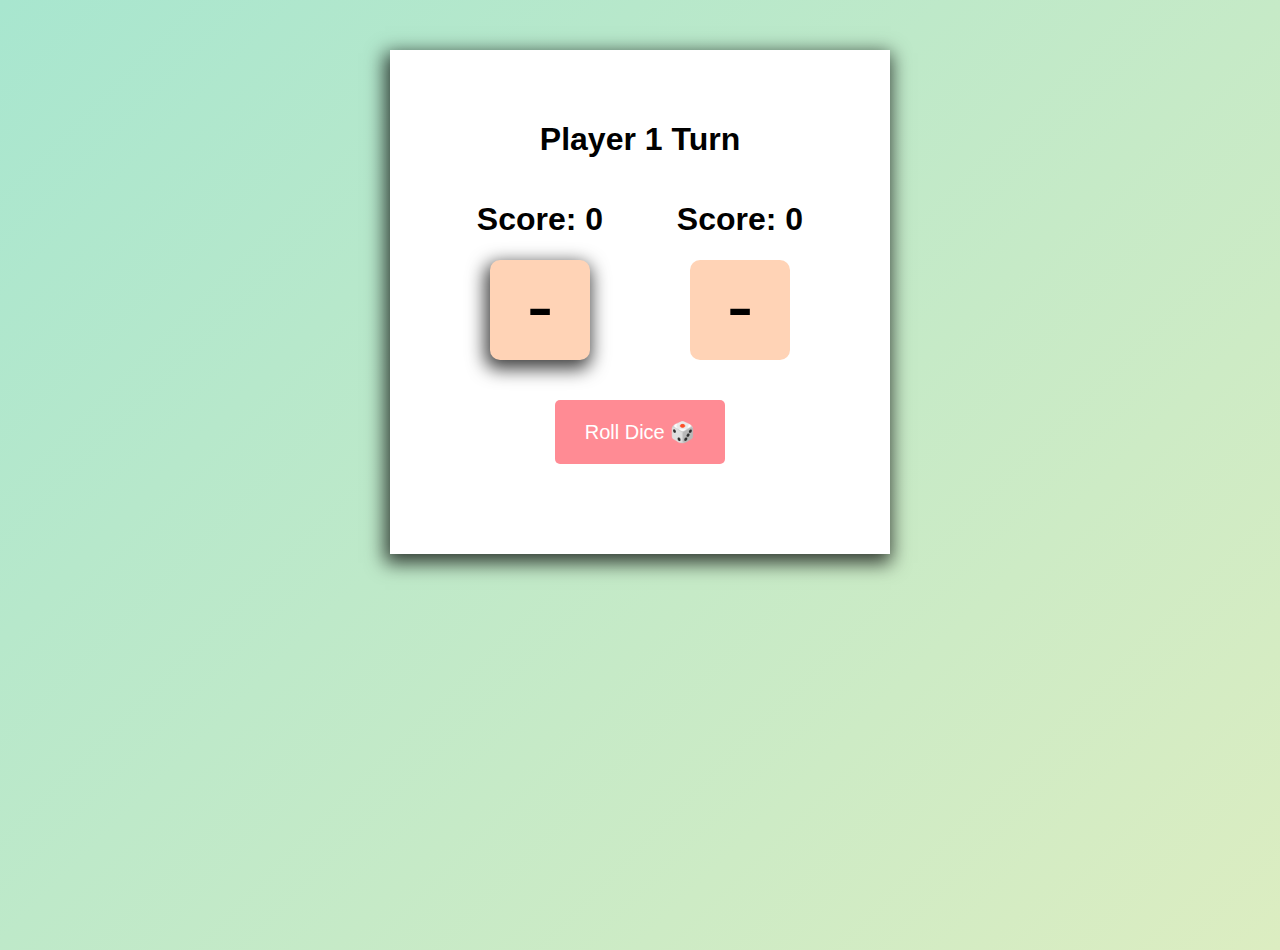
<file: Dice Game/index.html>
<html>
    <head>
        <link rel="stylesheet" href="style.css">
        <title>Dice Game</title>
    </head>
    <body>
        <div class="container">
            <h1 id="message">Player 1 Turn</h1>
            <div class="players">
                <div id="player1">
                    <h1>Score: 
                        <span id="player1Scoreboard">0</span>
                    </h1>
                    <div id="player1Dice" class="dice active">-</div>
                </div>
                <div id="player2">
                    <h1>Score: 
                        <span id="player2Scoreboard">0</span>
                    </h1>
                    <div id="player2Dice" class="dice">-</div>
                </div>
            </div>

            <button id="rollBtn">Roll Dice 🎲</button>
            <button id="resetBtn">Reset Game 🔁</button>
        </div>
        <script src="script.js"></script>
    </body>
</html>
</file>
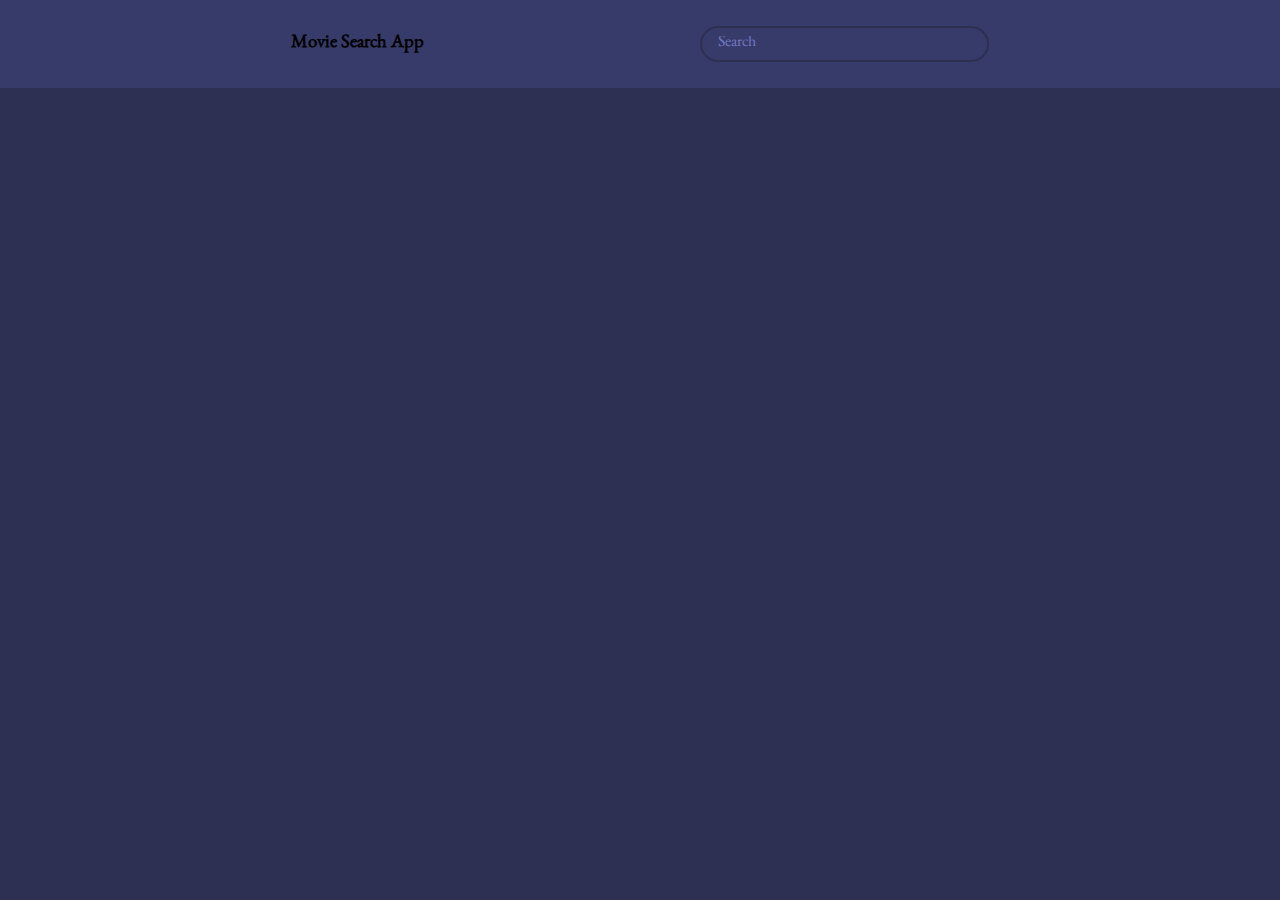
<file: Movie Search app/index.html>
<!DOCTYPE html>
<html lang="en">
  <head>
    <meta charset="UTF-8" />
    <meta http-equiv="X-UA-Compatible" content="IE=edge" />
    <meta name="viewport" content="width=device-width, initial-scale=1.0" />
    <title>Movie Search App</title>

    <!-- Custom CSS -->
    <link rel="stylesheet" href="style.css">
  </head>
  <body>
    <header>
      <h3 class="logo">Movie Search App</h3>
      <form id="form">
        <input type="text" placeholder="Search" id="search" class="search" />
      </form>
    </header>

    <main id="main"></main>
    <h1 hidden id="recommendations-header" style="text-align: center">
      Recommendations based on search results
    </h1>
    <div id="recommendations"></div>


    <!-- Custom Script -->
    <script src="./script.js"></script>
  </body>
</html>
</file>
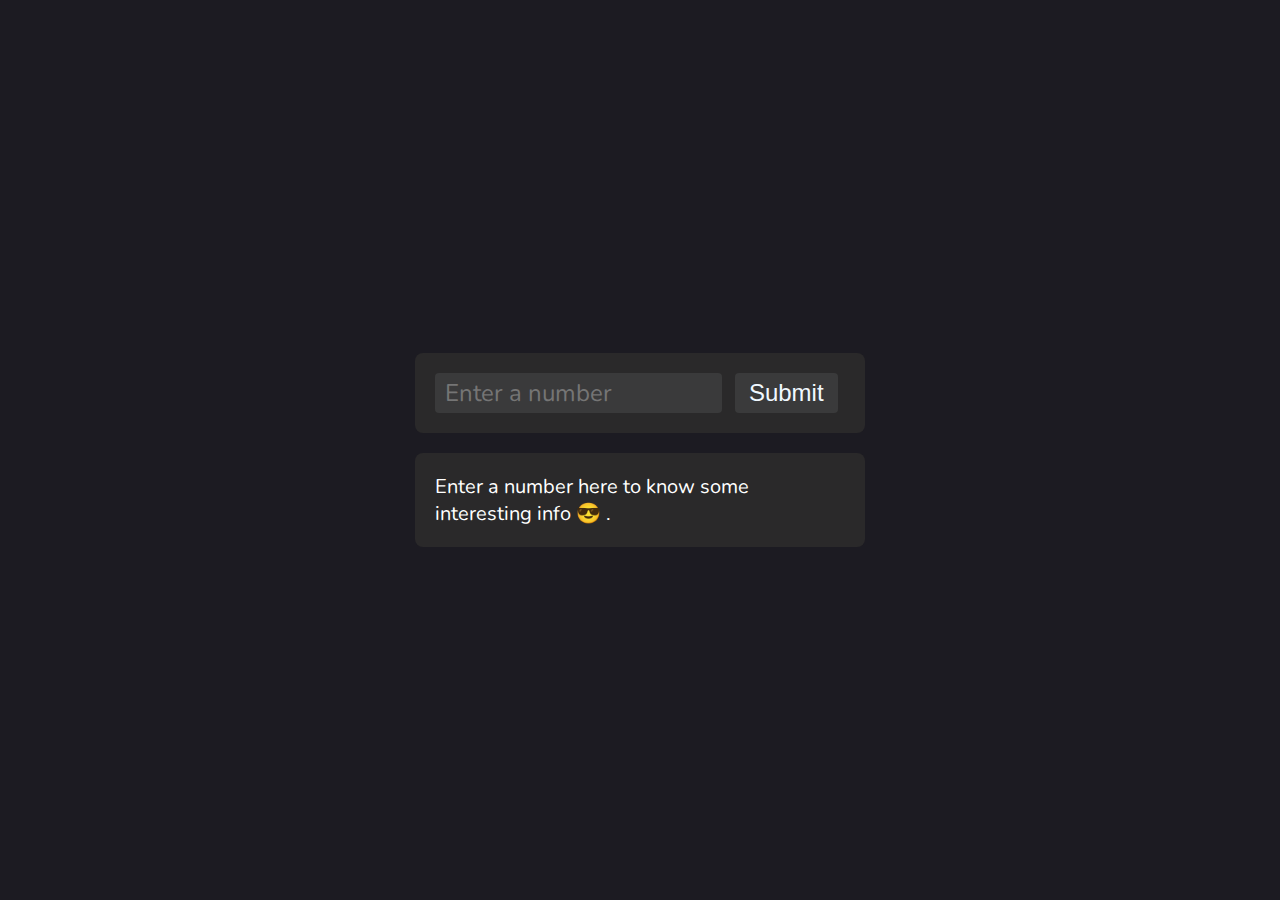
<file: Number Facts/index.html>
<!DOCTYPE html>
<html lang="en">
<head>
  <meta charset="UTF-8">
  <meta name="viewport" content="width=device-width, initial-scale=1.0">
  <title>Number Facts</title>
  <link rel="stylesheet" href="style.css">
</head>
<body>
  <section>
    <div class="container">
      <form >
        <input type="number" placeholder="Enter a number">
        <button type="submit">Submit</button>
      </form>
      <div class="number-fact">Enter a number here to know some interesting info 😎 .</div>
    </div>
  </section>
  <script src="script.js"></script>
</body>
</html>
</file>
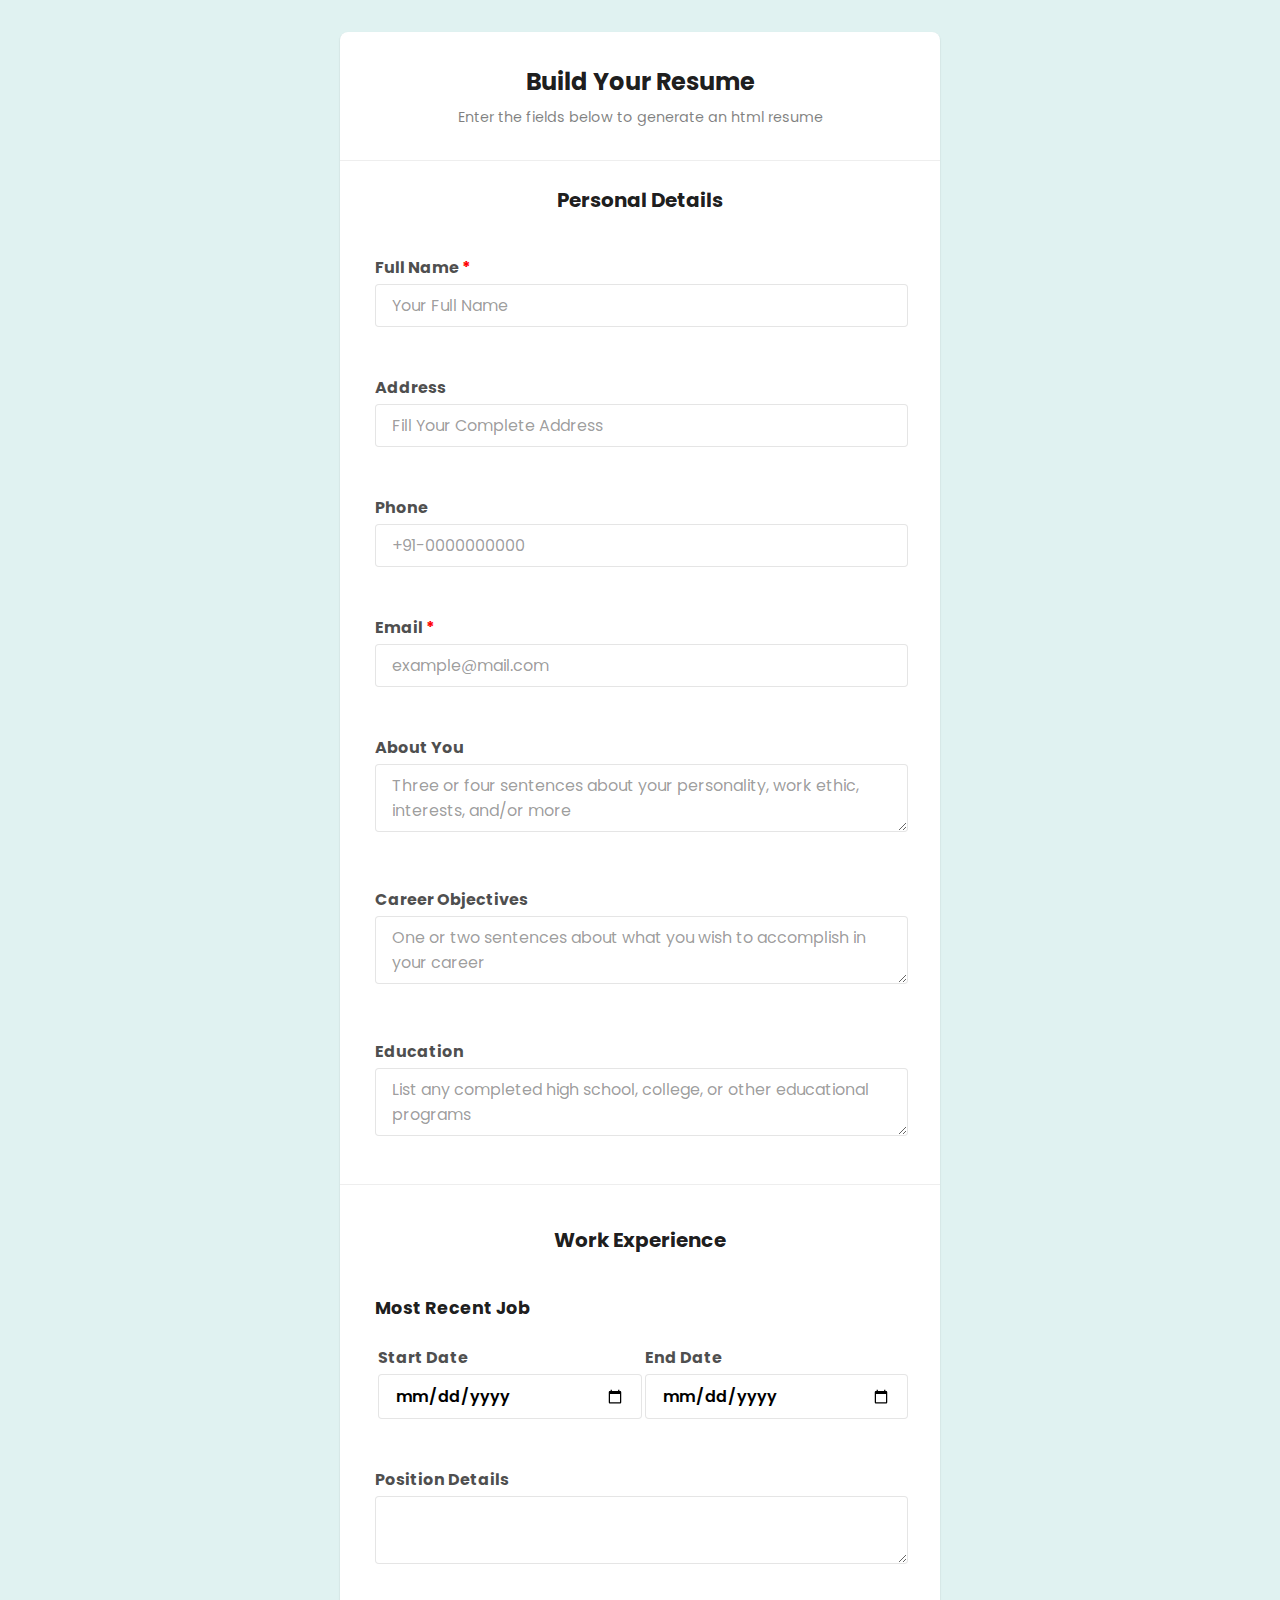
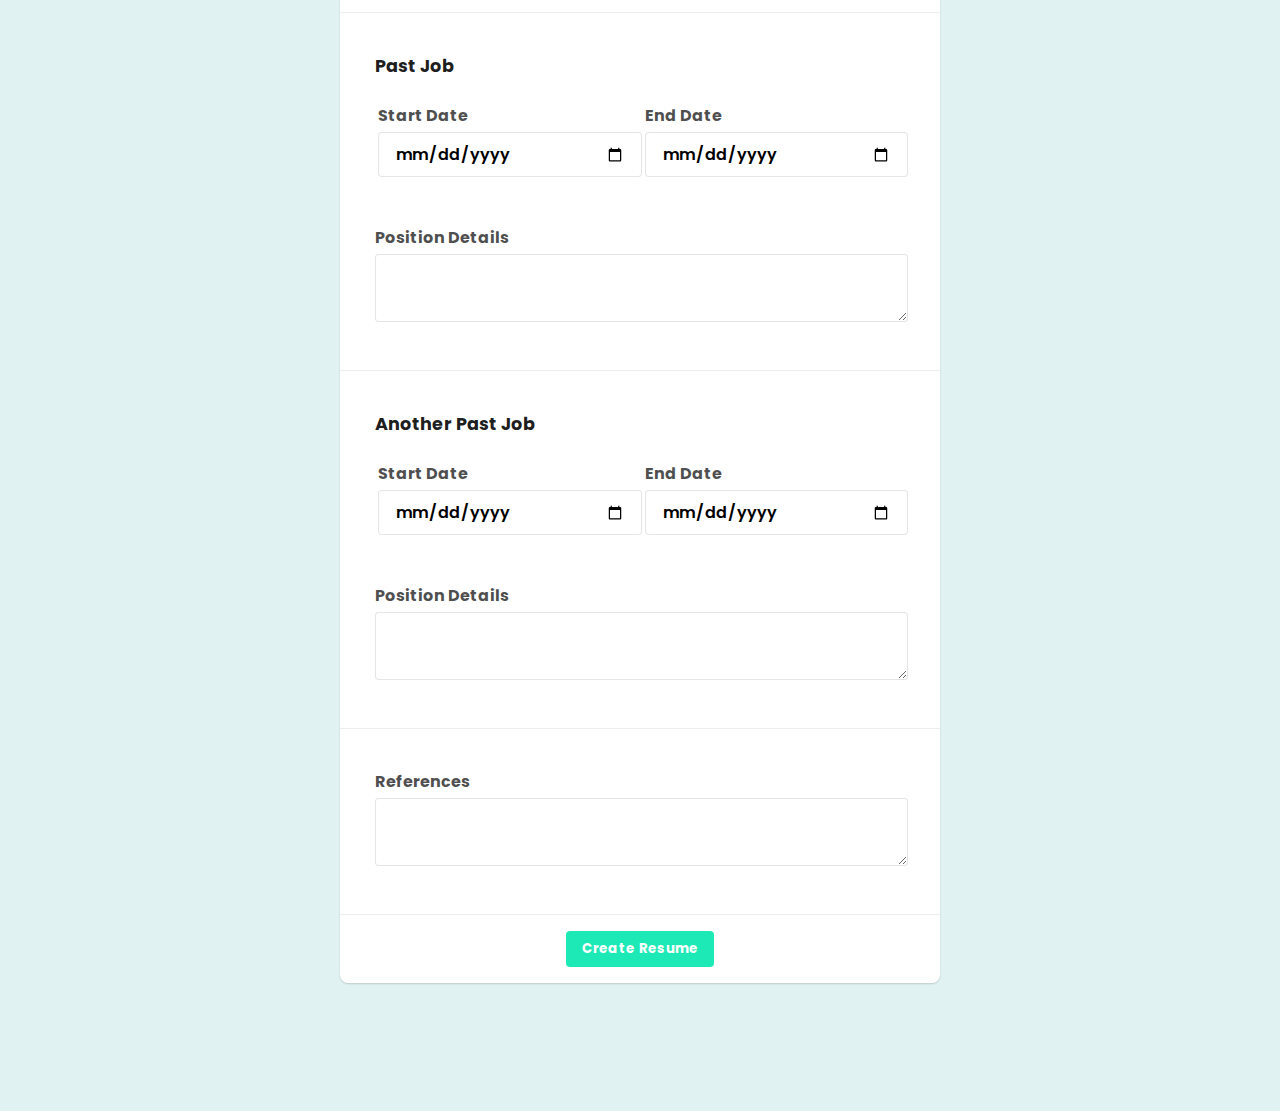
<file: Resume Builder/index.html>
<!DOCTYPE html>
<html lang="en">
  <head>
    <meta charset="UTF-8" />
    <meta name="viewport" content="width=device-width, initial-scale=1.0" />
    <title>Document</title>

    <link rel="stylesheet" href="style.css">

  </head>
  <body>
    <div id="javascript_header"></div>
    <form>
      <div class="form__header">
        <h1>Build Your Resume</h1>
        <p>Enter the fields below to generate an html resume</p>
      </div>

      <h2>Personal Details</h2>

      <div class="form-group">
        <label for="name">Full Name <span>*</span></label>
        <input
          type="text"
          name="name"
          id="name"
          placeholder="Your Full Name"
        />
        <div id="name__error" class="error"></div>
      </div>

      <div class="form-group">
        <label for="address">Address</label>
        <input
          type="text"
          name="address"
          id="address"
          placeholder="Fill Your Complete Address"
        />
      </div>

      <div class="form-group">
        <label for="phone">Phone</label>
        <input
          type="text"
          name="phone"
          id="phone"
          placeholder="+91-0000000000"
        />
      </div>

      <div class="form-group">
        <label for="email">Email <span>*</span></label>
        <input
          type="text"
          name="email"
          id="email"
          placeholder="example@mail.com"
        />
        <div id="email__error" class="error"></div>
      </div>

      <div class="form-group">
        <label for="about">About You</label>
        <textarea
          name="about"
          id="about"
          placeholder="Three or four sentences about your personality, work ethic, interests, and/or more"
        ></textarea>
      </div>

      <div class="form-group">
        <label for="career">Career Objectives</label>
        <textarea
          name="career"
          id="career"
          placeholder="One or two sentences about what you wish to accomplish in your career"
        ></textarea>
      </div>

      <div class="form-group">
        <label for="education">Education</label>
        <textarea
          name="education"
          id="education"
          placeholder="List any completed high school, college, or other educational programs"
        ></textarea>
      </div>

      <div class="line-break"></div>

      <h2>Work Experience</h2>

      <h3>Most Recent Job</h3>

      <div class="form-date-group">
        <div class="form-group">
          <label for="job-1__start">Start Date</label>
          <input type="date" name="job-1__start" id="job-1__start" />
        </div>
        <div class="form-group">
          <label for="job-1__end">End Date</label>
          <input type="date" name="job-1__end" id="job-1__end" />
        </div>
      </div>

      <div class="form-group">
        <label for="job-1__details">Position Details</label>
        <textarea name="job-1__details" id="job-1__details"></textarea>
      </div>

      <div class="line-break"></div>

      <h3>Past Job</h3>

      <div class="form-date-group">
        <div class="form-group">
          <label for="job-2__start">Start Date</label>
          <input type="date" name="job-2__start" id="job-2__start" />
        </div>
        <div class="form-group">
          <label for="job-2__end">End Date</label>
          <input type="date" name="job-2__end" id="job-2__end" />
        </div>
      </div>

      <div class="form-group">
        <label for="job-2__details">Position Details</label>
        <textarea name="job-2__details" id="job-2__details"></textarea>
      </div>

      <div class="line-break"></div>

      <h3>Another Past Job</h3>

      <div class="form-date-group">
        <div class="form-group">
          <label for="job-3__start">Start Date</label>
          <input type="date" name="job-3__start" id="job-3__start" />
        </div>
        <div class="form-group">
          <label for="job-3__end">End Date</label>
          <input type="date" name="job-3__end" id="job-3__end" />
        </div>
      </div>

      <div class="form-group">
        <label for="job-3__details">Position Details</label>
        <textarea name="job-3__details" id="job-3__details"></textarea>
      </div>

      <div class="line-break"></div>

      <div class="form-group">
        <label for="references">References</label>
        <textarea name="references" id="references"></textarea>
      </div>

      <div class="line-break"></div>

      <input type="submit" value="Create Resume" id="create-resume" />
    </form>

    <script src="script.js"></script>
  </body>
</html>
</file>
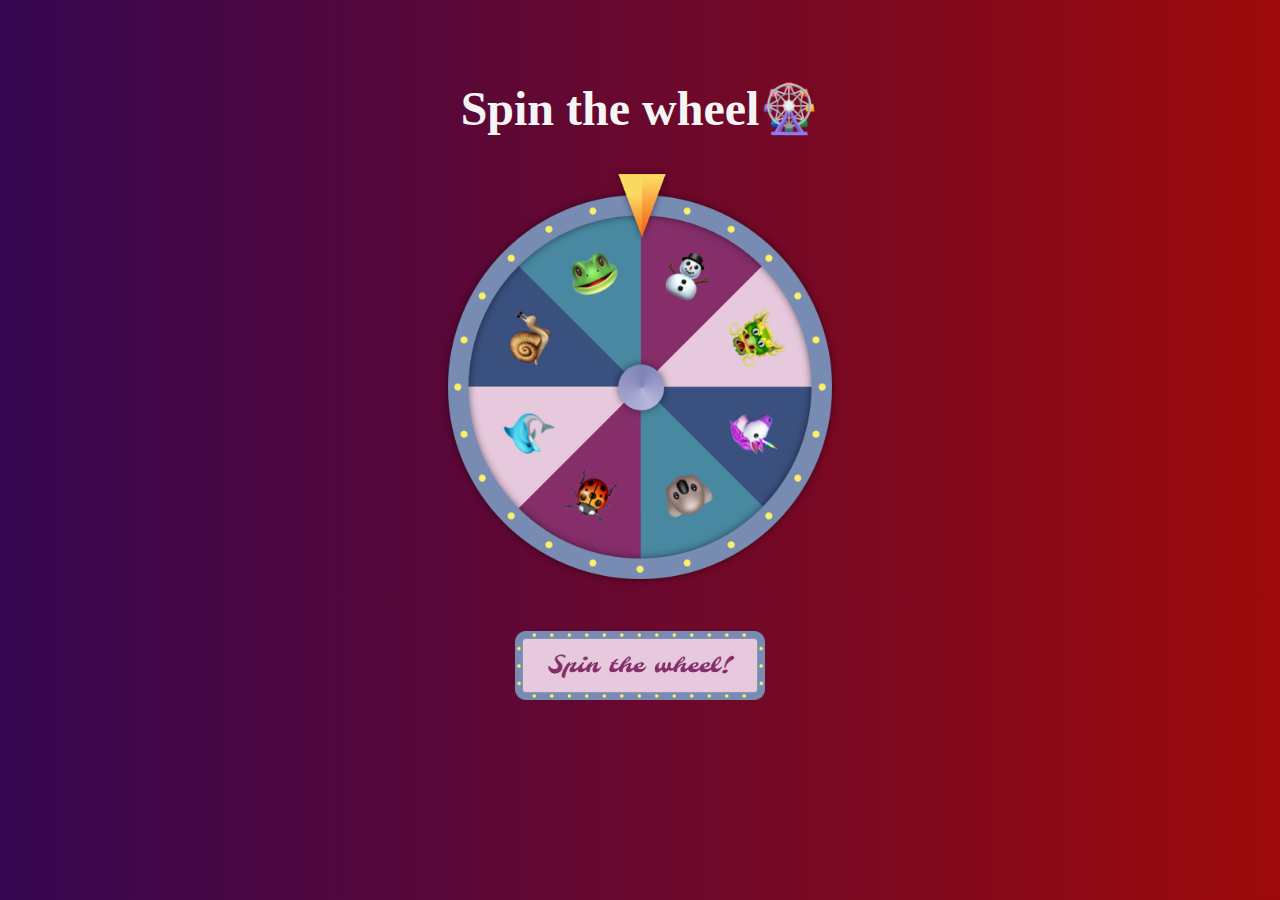
<file: Spin the Wheel/index.html>
<!DOCTYPE html>
<html>
  <head>
    <title>Weiben - Wheel of fortune</title>
    <meta charset="UTF-8" />
    <link rel="stylesheet" type="text/css" href="style.css" />
  </head>

  <body>
    <h1>Spin the wheel🎡</h1>
    <div id="app">
      <img class="marker" src="marker.png" />
      <img class="wheel" src="wheel.png" />
      <img class="button" src="button.png" />
    </div>

    <script src="script.js"></script>
  </body>
</html>
</file>
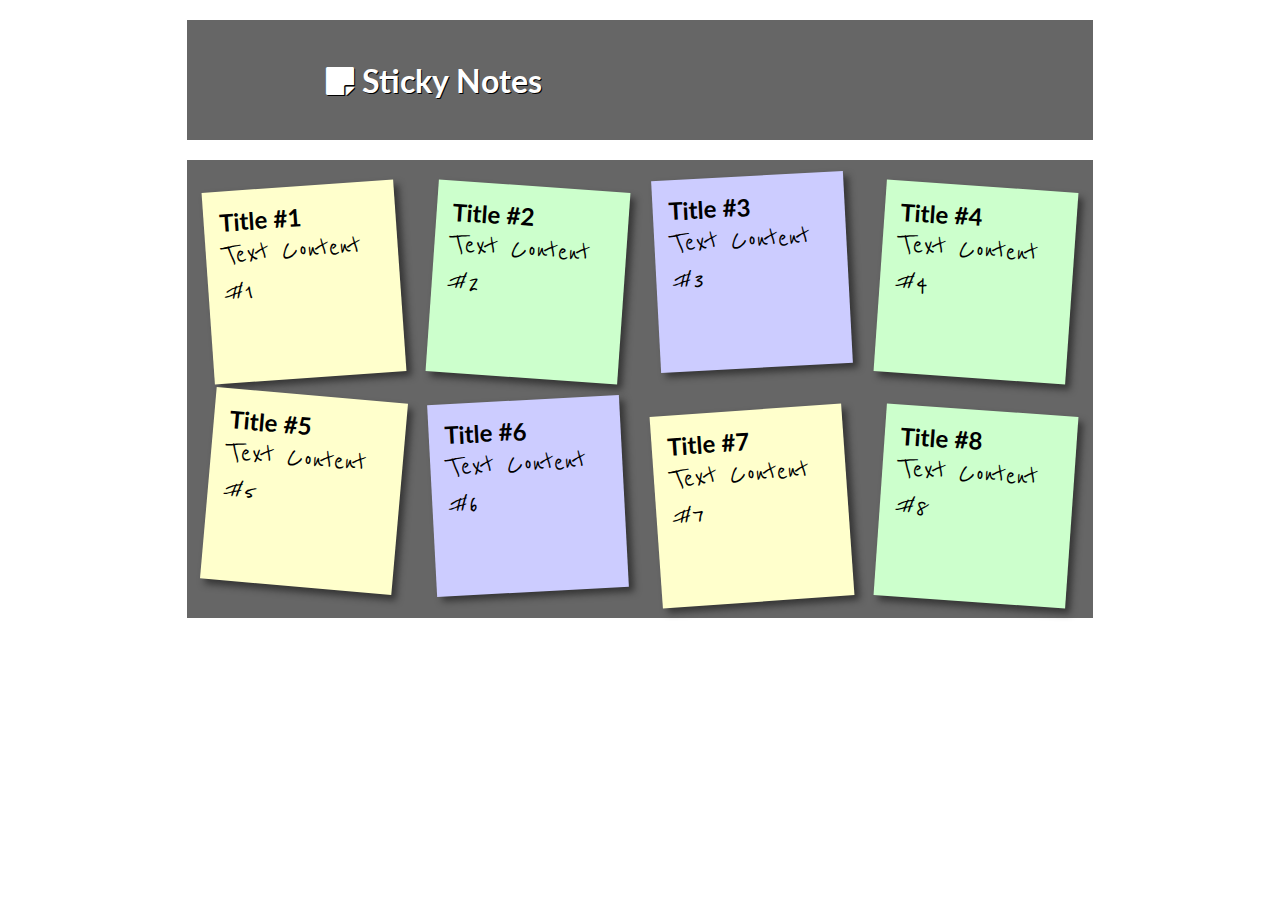
<file: Sticky Notes/index.html>
<html>

<head>
    <title>Sticky Note</title>
    <link rel="stylesheet" type="text/css" href="style.css"></link>
    <script src="https://code.jquery.com/jquery-3.6.0.min.js" integrity="sha256-/xUj+3OJU5yExlq6GSYGSHk7tPXikynS7ogEvDej/m4=" crossorigin="anonymous">
    </script>
    <link rel="stylesheet" href="https://cdnjs.cloudflare.com/ajax/libs/font-awesome/5.15.3/css/all.min.css">
    <link rel="shortcut icon" type="image/png" href="notes.png" />
</head>

<body>
    <header>
        <div class="container">
            <div id="header">
                <h1><i class="fas fa-sticky-note"></i> Sticky Notes</h1>
            </div>
        </div>
    </header>
    <div>
        <ul>
            <li>
                <a href="#" contenteditable="true">
                    <h2>Title #1</h2>
                    <p>Text Content #1</p>
                </a>
            </li>
            <li>
                <a href="#" contenteditable="true">
                    <h2>Title #2</h2>
                    <p>Text Content #2</p>
                </a>
            </li>
            <li>
                <a href="#" contenteditable="true">
                    <h2>Title #3</h2>
                    <p>Text Content #3</p>
                </a>
            </li>
            <li>
                <a href="#" contenteditable="true">
                    <h2>Title #4</h2>
                    <p>Text Content #4</p>
                </a>
            </li>
            <li>
                <a href="#" contenteditable="true">
                    <h2>Title #5</h2>
                    <p>Text Content #5</p>
                </a>
            </li>
            <li>
                <a href="#" contenteditable="true">
                    <h2>Title #6</h2>
                    <p>Text Content #6</p>
                </a>
            </li>
            <li>
                <a href="#" contenteditable="true">
                    <h2>Title #7</h2>
                    <p>Text Content #7</p>
                </a>
            </li>
            <li>
                <a href="#" contenteditable="true">
                    <h2>Title #8</h2>
                    <p>Text Content #8</p>
                </a>
            </li>
        </ul>
    </div>
    <script src="script.js"></script>
</body>

</html>
</file>
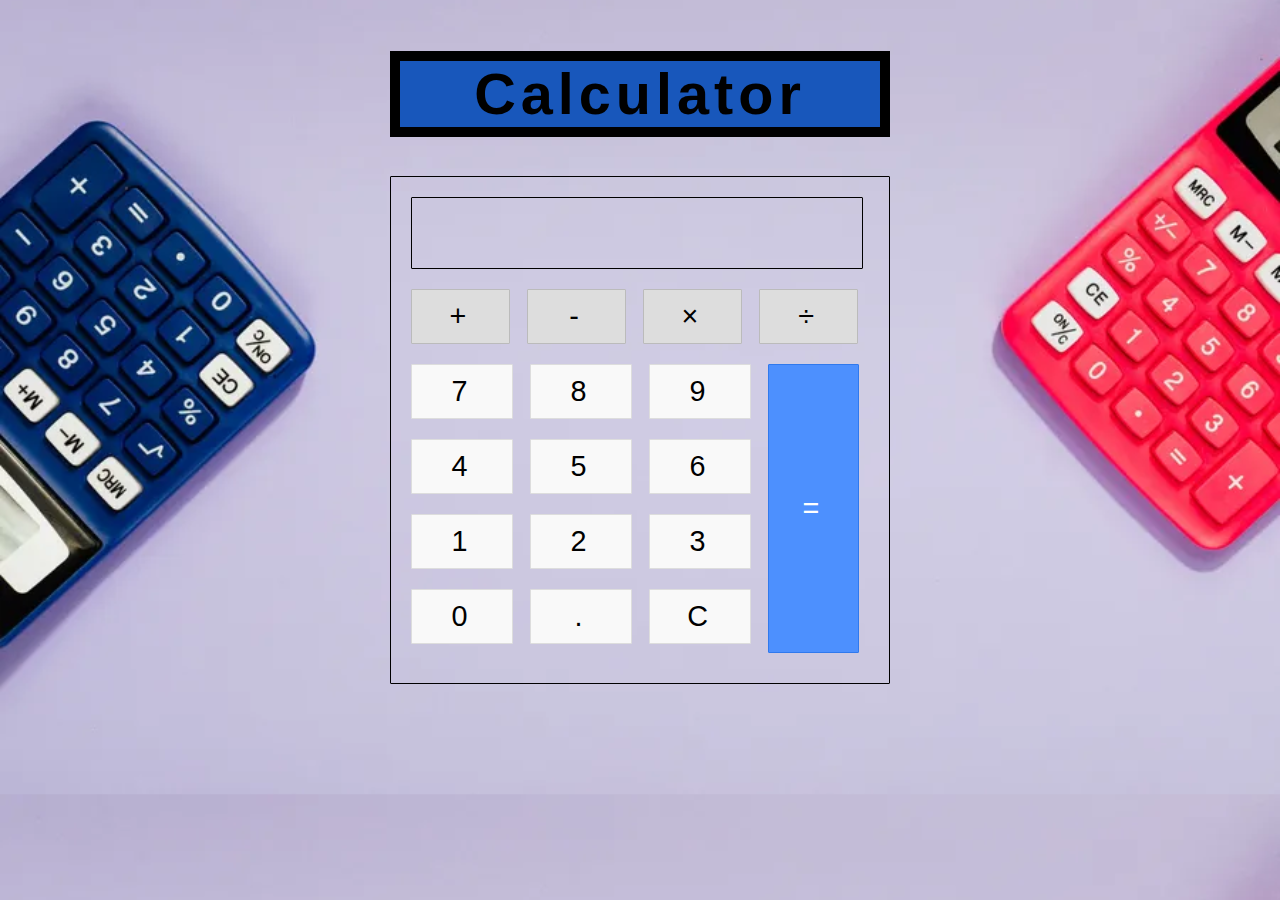
<file: JavaScript 11Days Challenge/Calculator/index.html>
<!DOCTYPE html>
<html lang="en">
<head>
    <meta charset="UTF-8">
    <meta name="viewport" content="width=device-width, initial-scale=1.0">
    <title>Calculator</title>
    <link rel="stylesheet" href="style.css">
    <link rel="icon" type="image/x-icon" href="calculator.png">
</head>
<body>
    <div>
        <h1 class="heading">Calculator</h1>
    </div>
    <div class="calculator">
        <div class="input" id="input"></div>
        <div class="buttons">
          <div class="operators">
            <div>+</div>
            <div>-</div>
            <div>&times;</div>
            <div>&divide;</div>
          </div>
          <div class="leftPanel">
            <div class="numbers">
              <div>7</div>
              <div>8</div>
              <div>9</div>
            </div>
            <div class="numbers">
              <div>4</div>
              <div>5</div>
              <div>6</div>
            </div>
            <div class="numbers">
              <div>1</div>
              <div>2</div>
              <div>3</div>
            </div>
            <div class="numbers">
              <div>0</div>
              <div>.</div>
              <div id="clear">C</div>
            </div>
          </div>
          <div class="equal" id="result">=</div>
        </div>
      </div>

      <script src="script.js"></script>
</body>
</html>
</file>
<file: Dice Game/style.css>
html, body { 
    --color-1: #a8e6cf;
    --color-2: #dcedc1; 
    --color-3: #ffd3b6; 
    --color-4: #ffaaa5; 
    --color-5: #ff8b94;
    margin: 0;
    padding: 0;
}

body {
    padding-top: 50px;
    background-image: linear-gradient(135deg, var(--color-1) , var(--color-2));
    font-family: 'Roboto', sans-serif;
    height: 100vh;
    color: black;
}

.container {
    width: 400px;
    text-align: center;
    margin: 0 auto;
    background-color: white;
    box-shadow: -2px 6px 18px 3px rgba(0,0,0,0.75);
    padding: 50px;
}

.players {
    width: 100%;
    display: flex;
    justify-content: space-around;
}

.dice {
    border-radius: 10px;
    width: 100px;
    height: 100px;
    background-color: var(--color-3);
    margin: 0 auto;
    font-size: 80px;
    display: block;
    align-items: center;
    justify-content: center;
}


button {
    color: #fff;
    padding: 20px 30px;
    font-size: 20px;
    margin: 40px auto;
    border: none;
    border-radius: 5px;
    cursor: pointer;
}

#rollBtn {
    background-color: var(--color-5);
}

#resetBtn {
    background-color: var(--color-4);
}

button:focus {
    outline: none;
}

#resetBtn {
    display: none;
}

.active {
    box-shadow: -2px 6px 18px 3px rgba(0,0,0,0.75);
}
</file>
<file: Movie Search app/style.css>
@import url("https://fonts.googleapis.com/css2?family=Benne&display=swap");
* {
  box-sizing: border-box;
}
:root {
  --primary-color: #2d3052;
  --secondary-color: #373b69;
}
body {
  background-color: var(--primary-color);
  font-family: "Benne", serif;
  margin: 0;
}

.logo {
  font-family: inherit;
}
header {
  padding: 1rem;
  display: flex;
  justify-content: space-evenly;
  background-color: var(--secondary-color);
}
.search {
  background-color: transparent;
  border: 2px solid var(--primary-color);
  padding: 0.5rem 1rem;
  border-radius: 50px;
  font-size: 1rem;
  color: #fff;
  font-family: inherit;
  margin-top: 10px;
}
.search:focus {
  outline: 0;
  background-color: var(--primary-color);
}
.search::placeholder {
  color: #7378c5;
}
main,
#recommendations {
  display: flex;
  flex-wrap: wrap;
  justify-content: center;
}
.movie {
  width: 300px;
  margin: 1rem;
  border-radius: 3px;
  box-shadow: 0.2px 4px 5px rgba(0, 0, 0, 1);
  background-color: var(--secondary-color);
  position: relative;
  overflow: hidden;
}
.movie img {
  width: 100%;
}
.movie-info {
  color: #eee;
  display: flex;
  align-items: center;
  justify-content: space-between;
  padding: 0.5rem 1rem 1rem;
  letter-spacing: 0.5px;
}
.movie-info h3 {
  margin-top: 0;
}
.movie-info span {
  background-color: var(--primary-color);
  padding: 0.25rem 0.5rem;
  border-radius: 3px;
  font-weight: bold;
}
.movie-info span.green {
  color: lightgreen;
}
.movie-info span.orange {
  color: orange;
}
.movie-info span.red {
  color: red;
}
.overview {
  position: absolute;
  left: 0;
  right: 0;
  bottom: 0;
  background-color: #fff;
  padding: 1rem;
  max-height: 100%;
  transform: translateY(101%);
  transition: transform 0.3s ease-in-out;
}
.movie:hover .overview {
  transform: translateY(0);
}
.footer {
  padding: 0.4rem !important;
  margin: 10px;
  border-color: inherit;
  border-style: solid;
  border-width: 0;
  background-color: #212529 !important;
}
.footer h4 {
  color: white;
  text-align: center;
}
</file>
<file: Number Facts/style.css>
@import url('https://fonts.googleapis.com/css2?family=Nunito&display=swap');
*{
  padding: 0;
  margin: 0;
  box-sizing: border-box;
}
html{
  font-size: 10px;
  font-family: 'Nunito', sans-serif;
}
body{
  background-color: rgb(28, 27, 34);
  color: white;
  min-height: 100vh;
  display: flex;
  align-items: center;
  justify-content: center;
}
section{
  width: 100%;
}
.container{
  width: 90%;
  max-width: 450px;
  margin: 0 auto;
}
form,.number-fact{
  width: 100%;
  background-color: rgb(42, 41, 42);
  padding: 20px;
  border-radius: 8px;
}
input[type="number"]{
  width: 70%;
  height: 40px;
  border-radius: 4px;
  outline: none;
  border: none;
  background-color: #3a3a3b;
  font-size: 24px;
  color: aliceblue;
  padding-left: 10px;
}
input[type="number"]::placeholder{
  font-size: 24px;
  font-family: "Nunito";
  font-weight: 400;
}
button{
  display: inline-block;
  width: 25%;
  font-size: 24px;
  height: 40px;
  background-color:#3a3a3b;
  color: aliceblue;
  border: none;
  outline: none;
  cursor: pointer;
  margin-left: 10px;
  border-radius: 4px;
}
.number-fact{
  margin-top: 20px;
  height: auto;
  font-size: 20px;
}
@media only screen and (max-width: 678px){
  form button{
    font-size: 18px;
  }
}
</file>
<file: Resume Builder/style.css>
@import url('https://fonts.googleapis.com/css?family=Poppins:400,600&display=swap');

html {
  background: #E0F2F1;
}

body,
form {
  display: flex;
  flex-direction: column;
  align-items: center;
}

body {
  padding: 32px 0px;
  padding-bottom: 128px;
}

body,
h1,
h2,
h3,
h4,
p {
  margin: 0px;
}

form {
  padding-bottom: 16px;
  font-family: 'Poppins', sans-serif;
  background: white;
  border-radius: 8px;
  width: 100%;
  max-width: 600px;
  color: rgba(0, 0, 0, 0.9);
  box-shadow: 0 1px 3px rgba(0, 0, 0, 0.02), 0 1px 2px rgba(0, 0, 0, 0.14);
}

.form__header {
  padding: 32px 0;
  width: 100%;
  text-align: center;
  border-bottom: 1px solid #eee;
}

.form__header h1 {
  font-size: 1.5rem;
  margin-bottom: 8px
}

.form__header p {
  font-size: 0.9rem;
  color: rgba(0, 0, 0, 0.5);
}

form h2 {
  margin-top: 24px;
  margin-bottom: 16px;
  width: 100%;
  font-size: 1.25rem;
  text-align: center;
}

form h3 {
  box-sizing: border-box;
  border-left: 3px solid transparent;
  margin-top: 24px;
  padding: 0px 32px;
  width: 100%;
  font-size: 1.10rem;
  text-align: left;
}

.form-group {
  box-sizing: border-box;
  width: 100%;
  padding: 24px 32px;
  border-left: 3px solid transparent;
  transition: 0.2s all;
}

.form-group:hover {
  border-left: 3px solid #64FFDA;
}

.form-date-group {
  display: flex;
  box-sizing: border-box;
  width: 100%;
  padding: 24px 32px;
  border-left: 3px solid transparent;
  transition: 0.2s all;
}

.form-date-group:hover {
  border-left: 3px solid #64FFDA;
}

.form-date-group .form-group {
  padding: 0px;
}

.form-date-group .form-group:hover {
  border-left: 3px solid transparent;
}

.form-group label {
  font-weight: bold;
  margin-bottom: 4px;
  font-size: 1rem;
  color: rgba(0, 0, 0, 0.7);
  display: block;
}

.form-group label span {
  color: red;
}

form .line-break {
  width: 100%;
  height: 1px;
  margin: 16px auto;
  border-bottom: 1px solid #eee;
}

input[type=text]::placeholder,
input[type=date]::placeholder,
textarea::placeholder {
  font-weight: 400;
  color: rgba(0, 0, 0, 0.4);
}

input[type=text],
input[type=date],
textarea {
  font-size: 1.05rem;
  font-weight: 600;
  font-family: inherit;
  box-sizing: border-box;
  padding: 8px 16px;
  border: 1px solid rgba(0, 0, 0, 0.1);
  border-radius: 4px;
  transition: 0.2s border;
  width: 100%;
  font-size: 1rem;
}

textarea {
  max-width: 533px;
}

input[type=text]:focus,
input[type=date]:focus,
textarea:focus {
  outline: none;
  border-color: #1DE9B6;
}

input[type=submit] {
  background: #1DE9B6;
  padding: 8px 16px;
  color: white;
  font-weight: bold;
  font-family: inherit;
  letter-spacing: 0.3px;
  border-radius: 4px;
  border: none;
  cursor: pointer;
  outline: none;
  transition: 0.2s all;
  box-shadow: 0 1px 3px rgba(0, 0, 0, 0.00), 0 1px 2px rgba(0, 0, 0, 0.00);
}

input[type=submit]:hover {
  margin-top: -1px;
  margin-bottom: 1px;
  background: #64FFDA;
  box-shadow: 0 1px 3px rgba(0, 0, 0, 0.02), 0 1px 2px rgba(0, 0, 0, 0.14);
}

input[type=submit]:active {
  background: #00bfa5;
  margin-top: 0px;
  margin-bottom: 0px;
  box-shadow: 0 1px 3px rgba(0, 0, 0, 0.00), 0 1px 2px rgba(0, 0, 0, 0.00);

}

.error__input {
  border-color: red !important;
}

.error {
  color: red;
}
</file>
<file: Spin the Wheel/style.css>
#app {
    width: 400px;
    height: 400px;
    margin: 0 auto;
    position: relative;
  }
  body{
  background-image: linear-gradient(to right, rgb(53, 6, 81),rgb(158, 10, 10));
  }
  h1{
    display: flex;
    justify-content: center;
    color: whitesmoke;
    font-size: 48px;
    font-family: cursive;
    margin-top: 80px;
    margin-bottom: 50px;
  }
  .marker {
    position: absolute;
    width: 60px;
    left: 172px;
    top: -20px;
    z-index: 2;
  }
  
  .wheel {
    width: 100%;
    height: 100%;
  }
  
  .button {
    display: block;
    width: 250px;
    margin: 40px auto;
    cursor: pointer;
  }
  
  .button:hover {
    opacity: 0.8;
  }
  
  .blur {
    animation: blur 10s;
  }
  
  @keyframes blur {
    0% {
      filter: blur(1.5px);
    }
    80% {
      filter: blur(1.5px);
    }
    100% {
      filter: blur(0px);
    }
  }
</file>
<file: Sticky Notes/style.css>
@import url('https://fonts.googleapis.com/css2?family=Reenie+Beanie&display=swap');
@import url('https://fonts.googleapis.com/css2?family=Lato:ital,wght@1,300&display=swap');
div {
    margin: 20px auto;
    width: 70%;
    font-family: 'Lato';
    padding: 5px;
    background: #666;
    color: #fff;
}

* {
    margin: 0;
    padding: 0;
}

#header {
    color: white;
    padding: 0 20px;
    min-height: 70px;
    text-shadow: 1px 1px black;
    display: flex;
    flex-wrap: wrap;
    justify-content: space-between;
    align-items: center;
}

h4 {
    font-weight: bold;
    font-size: 2rem;
}

p {
    font-family: 'Reenie Beanie';
    font-size: 2rem;
}

ul,
li {
    list-style: none;
}

ul {
    display: flex;
    flex-wrap: wrap;
    justify-content: center;
}

ul li a {
    text-decoration: none;
    color: #000;
    background: #ffc;
    display: block;
    height: 10em;
    width: 10em;
    padding: 1em;
    box-shadow: 5px 5px 7px rgba(33, 33, 33, .7);
    transition: transform .15s linear;
}

ul li {
    margin: 1em;
}

ul li:nth-child(odd) a {
    transform: rotate(-4deg);
    position: relative;
    top: 5px;
}

ul li:nth-child(even) a {
    transform: rotate(4deg);
    position: relative;
    top: 5px;
}

ul li:nth-child(3n) a {
    transform: rotate(-3deg);
    position: relative;
    top: -5px;
}

ul li:nth-child(5n) a {
    transform: rotate(5deg);
    position: relative;
    top: -10px;
}

ul li a:hover,
ul li a:focus {
    box-shadow: 10px 10px 7px rgba(0, 0, 0, .7);
    transform: scale(1.25);
    position: relative;
    z-index: 5;
}

ul li:nth-child(even) a {
    position: relative;
    top: 5px;
    background: #cfc;
}

ul li:nth-child(3n) a {
    position: relative;
    top: -5px;
    background: #ccf;
}
</file>
<file: JavaScript 11Days Challenge/Calculator/style.css>
body {
    width: 500px;
    margin: 4% auto;
    font-family: 'Source Sans Pro', sans-serif;
    letter-spacing: 5px;
    font-size: 1.8rem;
    -moz-user-select: none;
    -webkit-user-select: none;
    -ms-user-select: none;

    background-image: url('wallpaper.webp');
            /* Adjust background image properties as needed */
            background-size: cover;
            background-position: center;
            /* Ensure text is readable by setting a contrasting color */
            /* color: #ffffff; */
  }

  .heading {
    justify-content: center;
    text-align: center;
    border: 10px solid black;
    background-color: #1857BB;
  }
  
  .calculator {
    padding: 20px;
    border:1px solid black;
    border-radius: 1px;
  }
  
  .input {
    border: 1px solid black;
    border-radius: 1px;
    height: 60px;
    padding-right: 15px;
    padding-top: 10px;
    text-align: right;
    margin-right: 6px;
    font-size: 2.5rem;
    overflow-x: auto;
    transition: all .2s ease-in-out;
  }
  
  .operators div {
    display: inline-block;
    border: 1px solid #bbb;
    border-radius: 1px;
    width: 77px;
    text-align: center;
    padding: 10px;
    margin: 20px 4px 10px 0;
    cursor: pointer;
    background-color: #ddd;
    transition: border-color .2s ease-in-out, background-color .2s, box-shadow .2s;
  }
  
  .operators div:hover {
    background-color: #ddd;
    -webkit-box-shadow: 0px 1px 4px 0px rgba(0, 0, 0, 0.2);
    box-shadow: 0px 1px 4px 0px rgba(0, 0, 0, 0.2);
    border-color: #aaa;
  }
  
  .leftPanel {
    display: inline-block;
  }
  
  .numbers div {
    display: inline-block;
    border: 1px solid #ddd;
    border-radius: 1px;
    width: 80px;
    text-align: center;
    padding: 10px;
    margin: 10px 4px 10px 0;
    cursor: pointer;
    background-color: #f9f9f9;
    transition: border-color .2s ease-in-out, background-color .2s, box-shadow .2s;
  }
  
  .numbers div:hover {
    background-color: #f1f1f1;
  }
  
  .numbers div:active {
    font-weight: bold;
  }
  
  div.equal {
    display: inline-block;
    border: 1px solid #3079ED;
    border-radius: 1px;
    width: 15%;
    text-align: center;
    padding: 127px 10px;
    margin: 10px 6px 10px 0;
    vertical-align: top;
    cursor: pointer;
    color: #FFF;
    background-color: #4d90fe;
    transition: all .2s ease-in-out;
  }
  
  div.equal:hover {
    background-color: #307CF9;
    border-color: #1857BB;
  }
</file>
